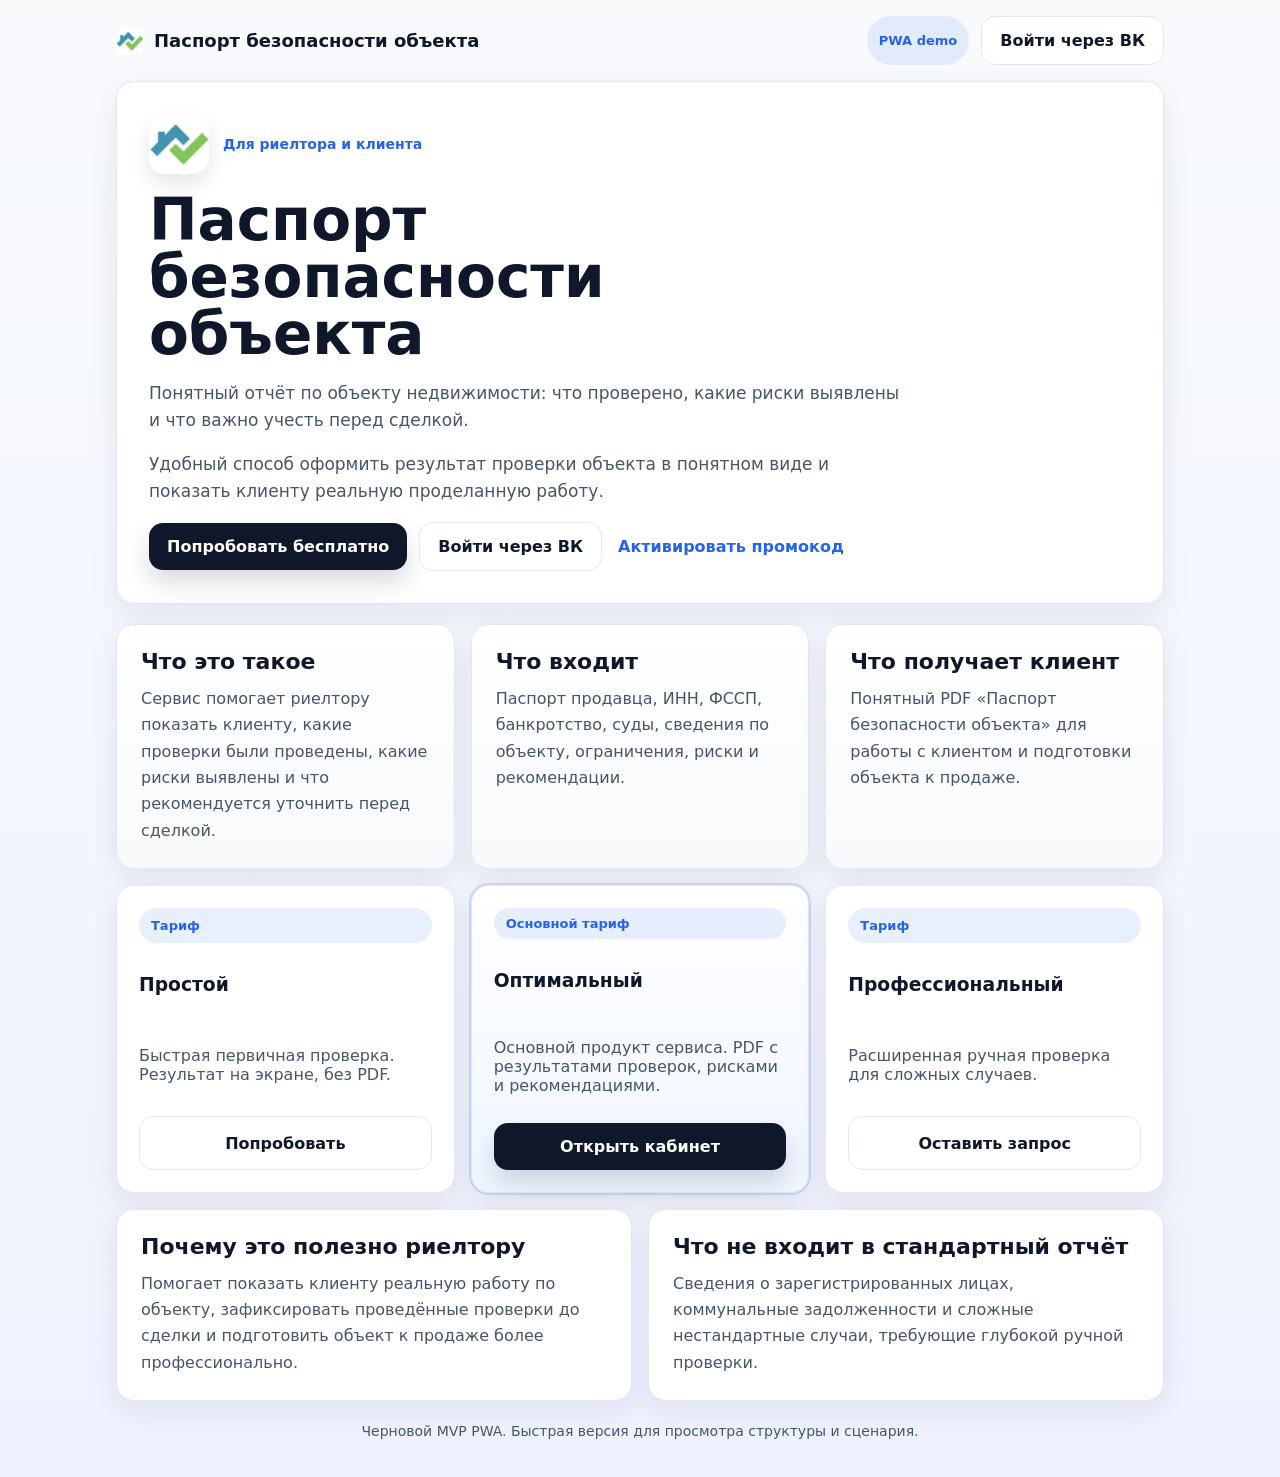
<file: index.html>
<!doctype html>
<html lang="ru">
<head>
  <meta charset="UTF-8" />
  <meta name="viewport" content="width=device-width, initial-scale=1.0, viewport-fit=cover" />
  <meta name="theme-color" content="#0f172a" />
  <title>Паспорт безопасности объекта</title>
  <link rel="manifest" href="manifest.webmanifest" />
  <link rel="icon" href="icons/icon-192.svg" type="image/svg+xml" />
  <link rel="stylesheet" href="styles.css" />
</head>
<body>
  <div id="app"></div>
  <script src="app.js"></script>
</body>
</html>
</file>
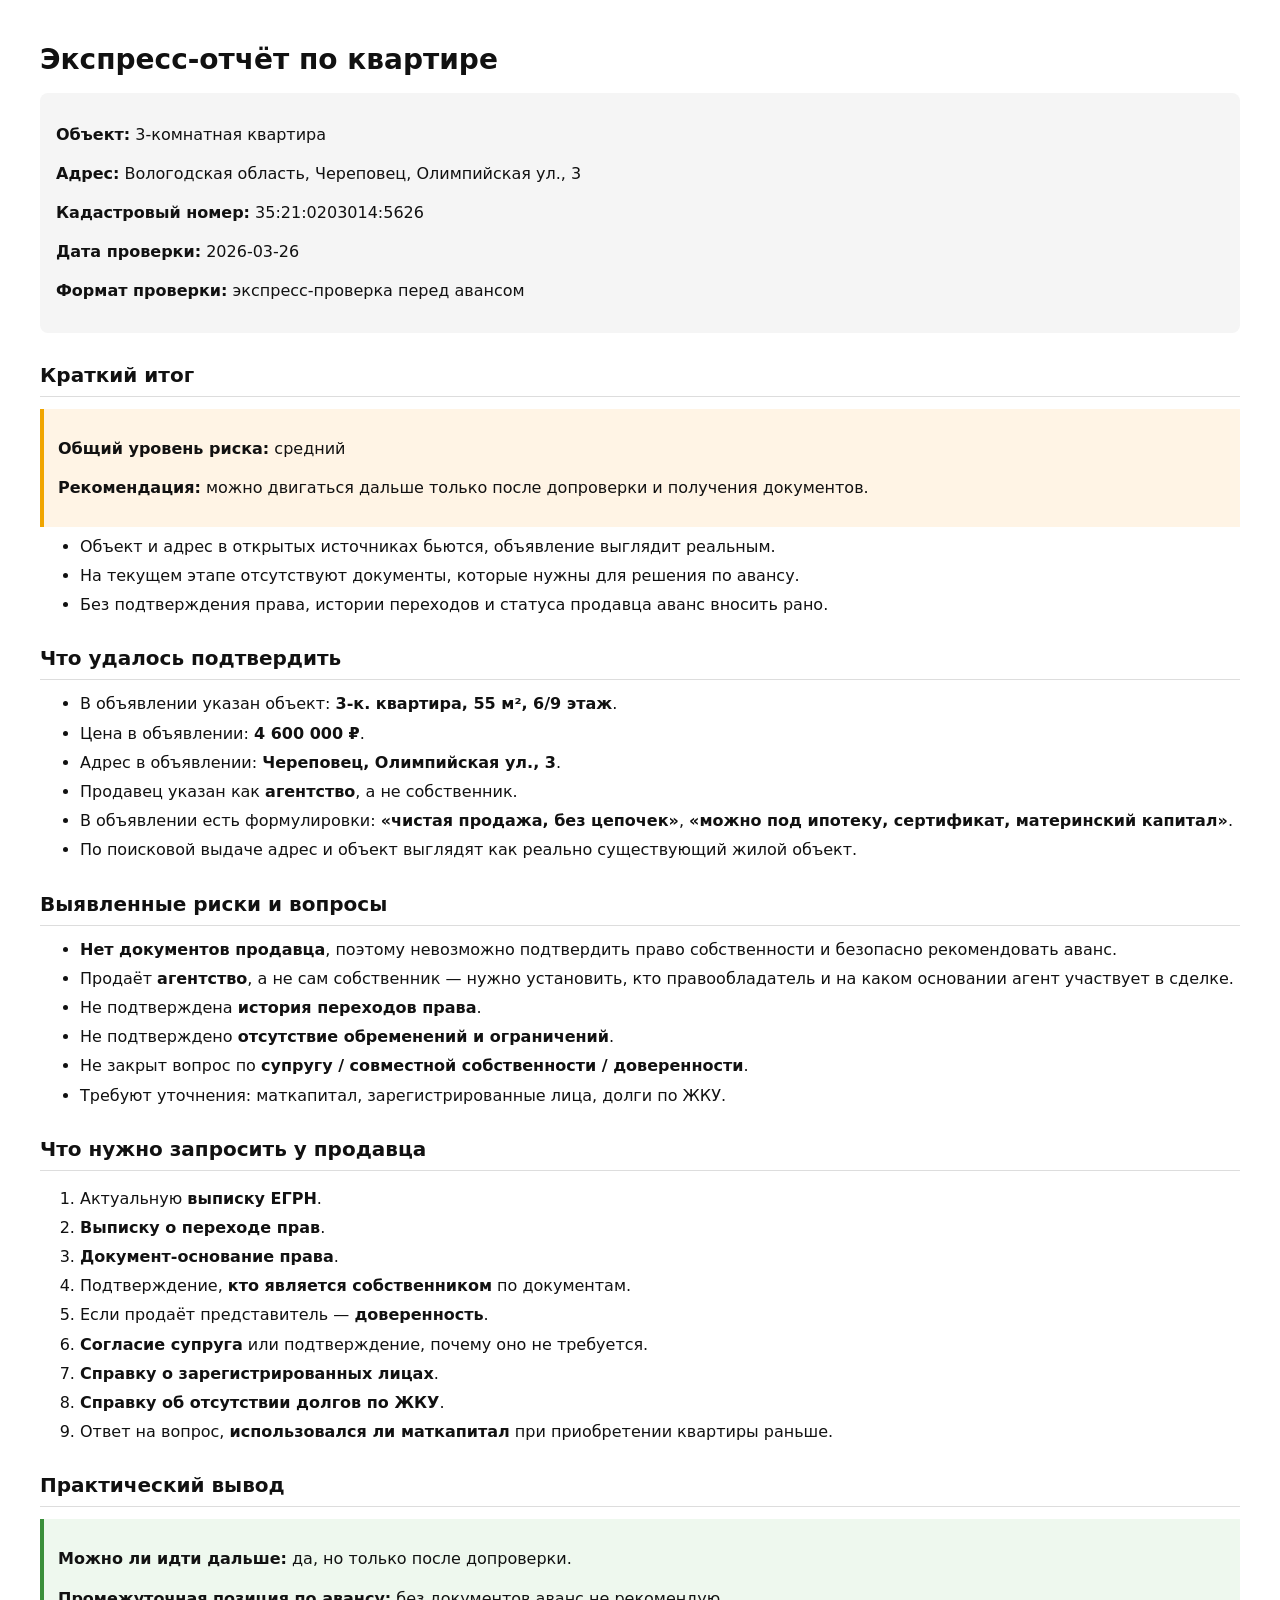
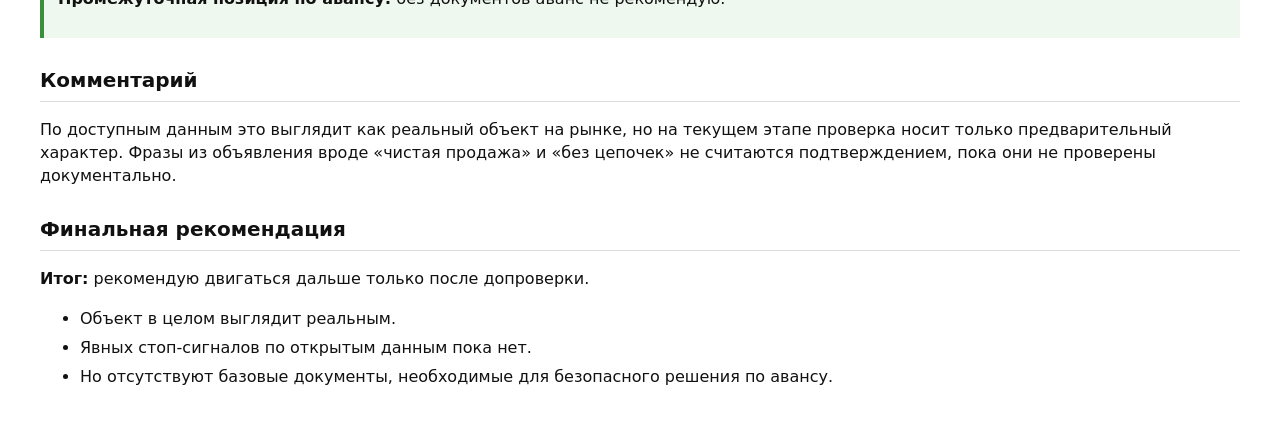
<file: reports/CASE-20260326-CHEREPOVETS-OLYMPIYSKAYA3-express-report.html>
<!doctype html><html lang="ru"><head><meta charset="utf-8"><title>Экспресс-отчёт по квартире</title><style>body{font-family:DejaVu Sans,Arial,sans-serif;margin:40px;line-height:1.45;color:#111}h1,h2{margin:0 0 12px}h1{font-size:28px}h2{font-size:20px;margin-top:28px;border-bottom:1px solid #ddd;padding-bottom:6px}ul{margin-top:8px}li{margin:6px 0}.meta{background:#f5f5f5;padding:14px 16px;border-radius:8px}.warn{background:#fff4e5;padding:12px 14px;border-left:4px solid #f0a500}.ok{background:#eef8ee;padding:12px 14px;border-left:4px solid #3a8f3a}</style></head><body><h1>Экспресс-отчёт по квартире</h1><div class="meta"><p><b>Объект:</b> 3-комнатная квартира</p><p><b>Адрес:</b> Вологодская область, Череповец, Олимпийская ул., 3</p><p><b>Кадастровый номер:</b> 35:21:0203014:5626</p><p><b>Дата проверки:</b> 2026-03-26</p><p><b>Формат проверки:</b> экспресс-проверка перед авансом</p></div><h2>Краткий итог</h2><div class="warn"><p><b>Общий уровень риска:</b> средний</p><p><b>Рекомендация:</b> можно двигаться дальше только после допроверки и получения документов.</p></div><ul><li>Объект и адрес в открытых источниках бьются, объявление выглядит реальным.</li><li>На текущем этапе отсутствуют документы, которые нужны для решения по авансу.</li><li>Без подтверждения права, истории переходов и статуса продавца аванс вносить рано.</li></ul><h2>Что удалось подтвердить</h2><ul><li>В объявлении указан объект: <b>3-к. квартира, 55 м², 6/9 этаж</b>.</li><li>Цена в объявлении: <b>4 600 000 ₽</b>.</li><li>Адрес в объявлении: <b>Череповец, Олимпийская ул., 3</b>.</li><li>Продавец указан как <b>агентство</b>, а не собственник.</li><li>В объявлении есть формулировки: <b>«чистая продажа, без цепочек»</b>, <b>«можно под ипотеку, сертификат, материнский капитал»</b>.</li><li>По поисковой выдаче адрес и объект выглядят как реально существующий жилой объект.</li></ul><h2>Выявленные риски и вопросы</h2><ul><li><b>Нет документов продавца</b>, поэтому невозможно подтвердить право собственности и безопасно рекомендовать аванс.</li><li>Продаёт <b>агентство</b>, а не сам собственник — нужно установить, кто правообладатель и на каком основании агент участвует в сделке.</li><li>Не подтверждена <b>история переходов права</b>.</li><li>Не подтверждено <b>отсутствие обременений и ограничений</b>.</li><li>Не закрыт вопрос по <b>супругу / совместной собственности / доверенности</b>.</li><li>Требуют уточнения: маткапитал, зарегистрированные лица, долги по ЖКУ.</li></ul><h2>Что нужно запросить у продавца</h2><ol><li>Актуальную <b>выписку ЕГРН</b>.</li><li><b>Выписку о переходе прав</b>.</li><li><b>Документ-основание права</b>.</li><li>Подтверждение, <b>кто является собственником</b> по документам.</li><li>Если продаёт представитель — <b>доверенность</b>.</li><li><b>Согласие супруга</b> или подтверждение, почему оно не требуется.</li><li><b>Справку о зарегистрированных лицах</b>.</li><li><b>Справку об отсутствии долгов по ЖКУ</b>.</li><li>Ответ на вопрос, <b>использовался ли маткапитал</b> при приобретении квартиры раньше.</li></ol><h2>Практический вывод</h2><div class="ok"><p><b>Можно ли идти дальше:</b> да, но только после допроверки.</p><p><b>Промежуточная позиция по авансу:</b> без документов аванс не рекомендую.</p></div><h2>Комментарий</h2><p>По доступным данным это выглядит как реальный объект на рынке, но на текущем этапе проверка носит только предварительный характер. Фразы из объявления вроде «чистая продажа» и «без цепочек» не считаются подтверждением, пока они не проверены документально.</p><h2>Финальная рекомендация</h2><p><b>Итог:</b> рекомендую двигаться дальше только после допроверки.</p><ul><li>Объект в целом выглядит реальным.</li><li>Явных стоп-сигналов по открытым данным пока нет.</li><li>Но отсутствуют базовые документы, необходимые для безопасного решения по авансу.</li></ul></body></html>
</file>
<file: styles.css>
:root {
  --bg: #f8fafc;
  --surface: #ffffff;
  --surface-soft: #eef2ff;
  --text: #0f172a;
  --muted: #475569;
  --line: #e2e8f0;
  --primary: #0f172a;
  --accent: #2563eb;
  --success: #10b981;
  --warning: #f59e0b;
  --danger: #ef4444;
  --radius: 18px;
  --shadow: 0 10px 30px rgba(15, 23, 42, 0.08);
}
* { box-sizing: border-box; }
body {
  margin: 0;
  font-family: Inter, system-ui, -apple-system, BlinkMacSystemFont, "Segoe UI", sans-serif;
  background: linear-gradient(180deg, #f8fafc 0%, #eef2ff 100%);
  color: var(--text);
}
button, input, textarea, select { font: inherit; }
.app-shell {
  max-width: 1080px;
  margin: 0 auto;
  min-height: 100vh;
  padding: 16px;
}
.topbar {
  display: flex;
  justify-content: space-between;
  gap: 12px;
  align-items: center;
  margin-bottom: 16px;
}
.brand {
  font-weight: 800;
  font-size: 18px;
  display: flex;
  align-items: center;
  gap: 10px;
}
.brand-logo {
  width: 28px;
  height: 28px;
  border-radius: 8px;
  object-fit: cover;
}
.hero-brand {
  display: flex;
  align-items: center;
  gap: 14px;
}
.hero-logo {
  width: 60px;
  height: 60px;
  border-radius: 16px;
  object-fit: cover;
  box-shadow: 0 10px 20px rgba(15, 23, 42, 0.10);
}
.badge {
  display: inline-flex;
  align-items: center;
  gap: 6px;
  padding: 8px 12px;
  border-radius: 999px;
  background: rgba(37,99,235,.1);
  color: var(--accent);
  font-size: 13px;
  font-weight: 600;
}
.card {
  background: var(--surface);
  border: 1px solid var(--line);
  border-radius: var(--radius);
  box-shadow: var(--shadow);
}
.hero {
  padding: 32px;
  display: grid;
  gap: 18px;
}
.hero-kicker {
  display: inline-flex;
  align-items: center;
  gap: 8px;
  font-size: 14px;
  font-weight: 700;
  color: var(--accent);
}
.hero h1 {
  font-size: clamp(32px, 6vw, 58px);
  line-height: 0.98;
  margin: 0;
  max-width: 10ch;
}
.hero p {
  margin: 0;
  color: var(--muted);
  font-size: 17px;
  line-height: 1.55;
  max-width: 760px;
}
.hero-lead {
  font-size: 20px;
  color: var(--text);
  max-width: 680px;
}
.actions, .stack-actions {
  display: flex;
  flex-wrap: wrap;
  gap: 12px;
}
.btn {
  border: 0;
  border-radius: 14px;
  padding: 14px 18px;
  cursor: pointer;
  font-weight: 700;
  transition: transform .15s ease, box-shadow .15s ease, background .15s ease;
}
.btn:hover { transform: translateY(-1px); }
.btn-primary { background: var(--primary); color: white; box-shadow: 0 12px 24px rgba(15, 23, 42, .16); }
.btn-secondary { background: white; border: 1px solid var(--line); color: var(--text); }
.btn-accent { background: var(--accent); color: white; }
.btn-ghost { background: transparent; color: var(--accent); padding-inline: 4px; }
.hero-actions { align-items: center; }
.hero-actions .btn-primary { min-width: 220px; }
.grid {
  display: grid;
  gap: 16px;
  margin-top: 16px;
}
.grid-3 { grid-template-columns: repeat(3, minmax(0, 1fr)); }
.grid-2 { grid-template-columns: repeat(2, minmax(0, 1fr)); }
.section { padding: 24px; }
.section h2, .section h3 { margin: 0 0 12px; }
.section h3 { font-size: 22px; }
.section p { margin: 0; color: var(--muted); line-height: 1.65; font-size: 16px; }
.list { margin: 0; padding-left: 18px; color: var(--muted); line-height: 1.6; }
.tariff { padding: 22px; display: grid; gap: 12px; }
.tariff.featured { outline: 2px solid rgba(37,99,235,.18); background: linear-gradient(180deg, #ffffff 0%, #eff6ff 100%); }
.muted { color: var(--muted); }
.feature-grid { margin-top: 20px; }
.feature-card { background: linear-gradient(180deg, #ffffff 0%, #f8fafc 100%); }
.kpi {
  padding: 18px;
  display: grid;
  gap: 4px;
}
.kpi strong { font-size: 28px; }
.nav-tabs {
  display: flex;
  gap: 8px;
  overflow-x: auto;
  padding-bottom: 6px;
}
.tab {
  white-space: nowrap;
  padding: 10px 14px;
  border-radius: 12px;
  border: 1px solid var(--line);
  background: white;
  cursor: pointer;
}
.tab.active { background: var(--primary); color: white; border-color: var(--primary); }
.hidden { display: none !important; }
.form-grid {
  display: grid;
  grid-template-columns: repeat(2, minmax(0, 1fr));
  gap: 12px;
}
.field { display: grid; gap: 8px; }
.field label { font-weight: 600; font-size: 14px; }
.field input, .field textarea, .field select {
  width: 100%;
  padding: 12px 14px;
  border: 1px solid var(--line);
  border-radius: 12px;
  background: white;
}
.field textarea { min-height: 96px; resize: vertical; }
.check-sections { display: grid; gap: 14px; }
.check-card { padding: 16px; border: 1px solid var(--line); border-radius: 14px; background: #fff; }
.check-card h4 { margin: 0 0 10px; }
.row-between { display: flex; justify-content: space-between; gap: 12px; align-items: center; }
.auto-results { display: grid; gap: 12px; }
.auto-item { padding: 14px; border: 1px solid var(--line); border-radius: 14px; background: #fff; display: grid; gap: 8px; }
.auto-item-head { display: flex; justify-content: space-between; gap: 12px; align-items: center; }
.source-card { padding: 16px; border: 1px solid var(--line); border-radius: 14px; background: #fff; display: grid; gap: 12px; }
.source-card-head { display: flex; justify-content: space-between; gap: 12px; align-items: flex-start; }
.source-meta { display: flex; flex-wrap: wrap; gap: 8px; }
.source-line { margin-top: 4px; }
.source-result { display: grid; gap: 6px; }
.status-ok { color: var(--success); font-weight: 700; }
.status-semi { color: var(--warning); font-weight: 700; }
.status-idle { color: var(--muted); font-weight: 700; }
.list-cases { display: grid; gap: 12px; }
.case-item {
  padding: 16px;
  border: 1px solid var(--line);
  border-radius: 14px;
  background: white;
  display: grid;
  gap: 10px;
}
.footer-note { padding: 22px; text-align: center; color: var(--muted); font-size: 14px; }
@media (max-width: 800px) {
  .grid-3, .grid-2, .form-grid { grid-template-columns: 1fr; }
  .hero { padding: 22px; gap: 16px; }
  .hero h1 { max-width: none; }
  .hero-lead { font-size: 18px; }
  .hero-brand { align-items: flex-start; }
  .hero-logo { width: 48px; height: 48px; border-radius: 14px; }
  .section, .tariff { padding: 18px; }
  .topbar { align-items: flex-start; flex-direction: column; }
  .actions { width: 100%; }
  .hero-actions { flex-direction: column; align-items: stretch; }
  .hero-actions .btn { width: 100%; justify-content: center; }
}
</file>
